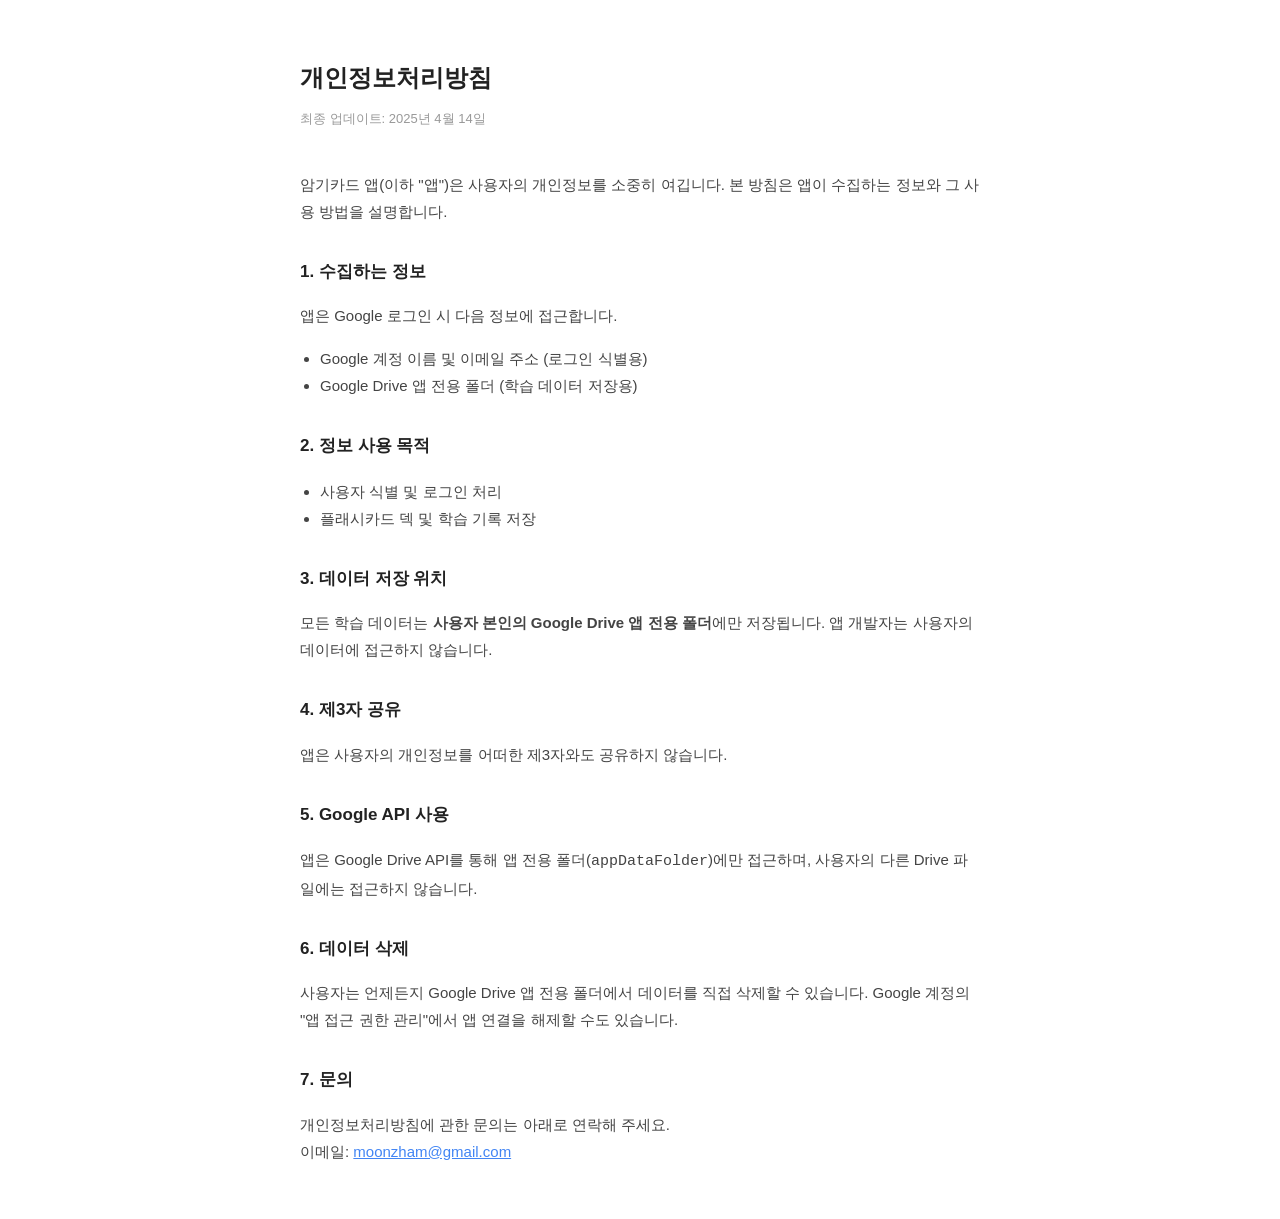
<file: privacy.html>
<!DOCTYPE html>
<html lang="ko">
<head>
<meta charset="UTF-8">
<meta name="viewport" content="width=device-width, initial-scale=1.0">
<title>개인정보처리방침 — 암기카드</title>
<style>
  body { font-family: -apple-system, sans-serif; max-width: 680px; margin: 0 auto; padding: 40px 24px; background: #fff; color: #222; line-height: 1.8; }
  h1 { font-size: 24px; margin-bottom: 8px; }
  h2 { font-size: 17px; margin-top: 32px; margin-bottom: 8px; }
  p, li { font-size: 15px; color: #444; }
  ul { padding-left: 20px; }
  .date { font-size: 13px; color: #999; margin-bottom: 40px; }
  a { color: #4285f4; }
</style>
</head>
<body>

<h1>개인정보처리방침</h1>
<div class="date">최종 업데이트: 2025년 4월 14일</div>

<p>암기카드 앱(이하 "앱")은 사용자의 개인정보를 소중히 여깁니다. 본 방침은 앱이 수집하는 정보와 그 사용 방법을 설명합니다.</p>

<h2>1. 수집하는 정보</h2>
<p>앱은 Google 로그인 시 다음 정보에 접근합니다.</p>
<ul>
  <li>Google 계정 이름 및 이메일 주소 (로그인 식별용)</li>
  <li>Google Drive 앱 전용 폴더 (학습 데이터 저장용)</li>
</ul>

<h2>2. 정보 사용 목적</h2>
<ul>
  <li>사용자 식별 및 로그인 처리</li>
  <li>플래시카드 덱 및 학습 기록 저장</li>
</ul>

<h2>3. 데이터 저장 위치</h2>
<p>모든 학습 데이터는 <strong>사용자 본인의 Google Drive 앱 전용 폴더</strong>에만 저장됩니다. 앱 개발자는 사용자의 데이터에 접근하지 않습니다.</p>

<h2>4. 제3자 공유</h2>
<p>앱은 사용자의 개인정보를 어떠한 제3자와도 공유하지 않습니다.</p>

<h2>5. Google API 사용</h2>
<p>앱은 Google Drive API를 통해 앱 전용 폴더(<code>appDataFolder</code>)에만 접근하며, 사용자의 다른 Drive 파일에는 접근하지 않습니다.</p>

<h2>6. 데이터 삭제</h2>
<p>사용자는 언제든지 Google Drive 앱 전용 폴더에서 데이터를 직접 삭제할 수 있습니다. Google 계정의 "앱 접근 권한 관리"에서 앱 연결을 해제할 수도 있습니다.</p>

<h2>7. 문의</h2>
<p>개인정보처리방침에 관한 문의는 아래로 연락해 주세요.<br>
이메일: <a href="mailto:moonzham@gmail.com">moonzham@gmail.com</a></p>

</body>
</html>
</file>
